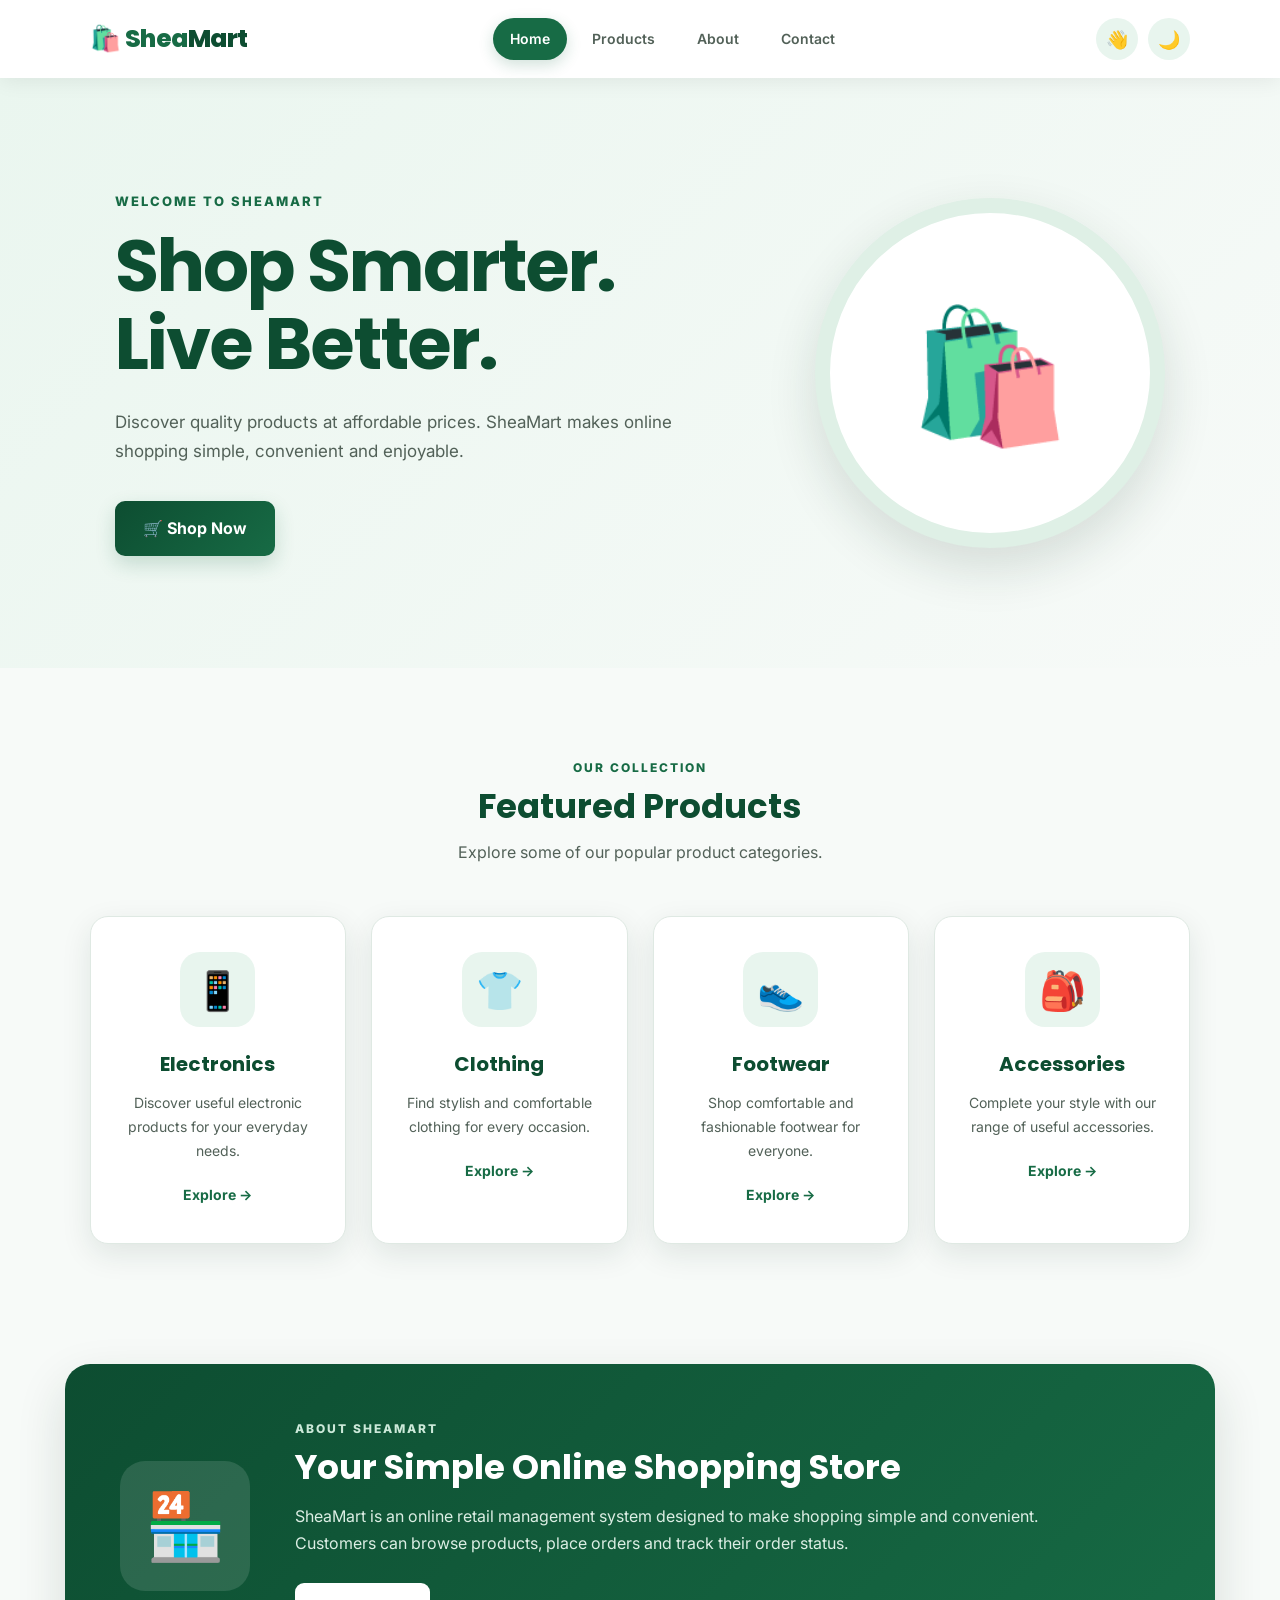
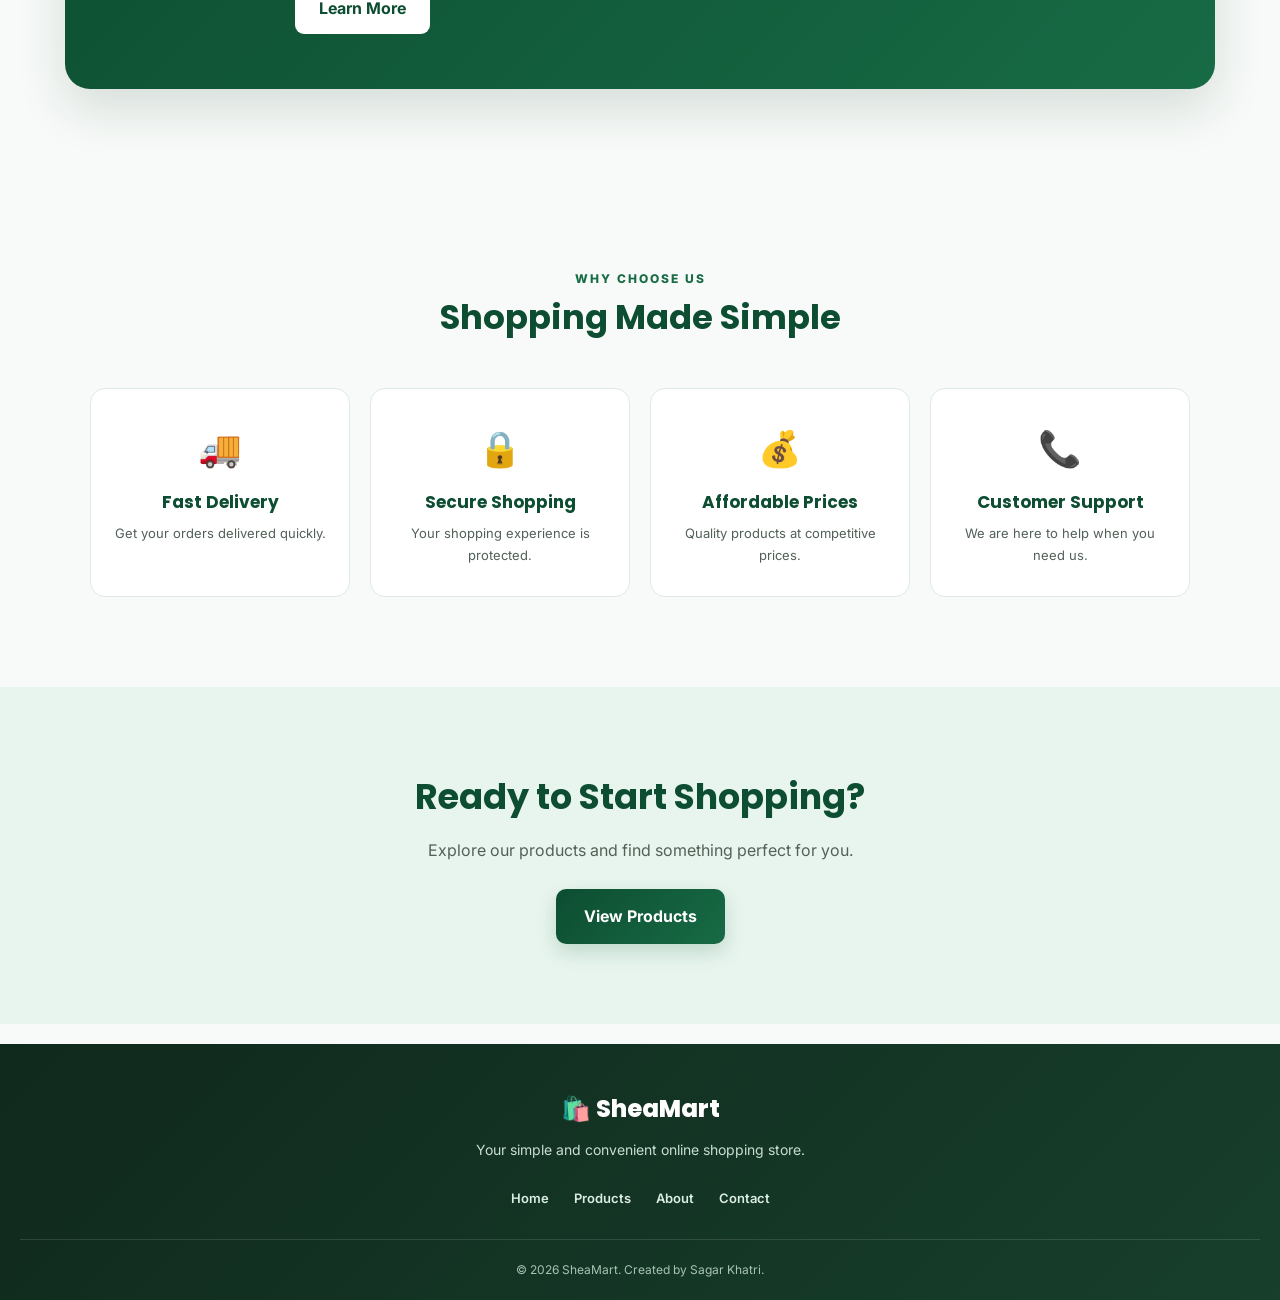
<file: index.html>
<!DOCTYPE html>
<html lang="en">

<head>
    <meta charset="UTF-8">
    <meta name="viewport" content="width=device-width, initial-scale=1.0">
    <title>SheaMart | Online Shopping</title>

    <link rel="stylesheet" href="style.css">
</head>

<body>

    <!-- HEADER -->
    <header class="header">

        <div class="logo">
            🛍️ <span>Shea</span>Mart
        </div>

        <nav>
            <a href="index.html" class="active">Home</a>
            <a href="products.html">Products</a>
            <a href="about.html">About</a>
            <a href="contact.html">Contact</a>
        </nav>

        <div class="header-actions">

            <button class="icon-btn" onclick="welcomeUser()" title="Welcome message">
                👋
            </button>

            <button class="icon-btn" id="darkModeBtn" onclick="toggleDarkMode()" title="Toggle dark mode">
                🌙
            </button>

        </div>

    </header>


    <!-- HERO SECTION -->
    <section class="hero">

        <div class="hero-content">

            <p class="hero-small">WELCOME TO SHEAMART</p>

            <h1>
                Shop Smarter.<br>
                Live Better.
            </h1>

            <p>
                Discover quality products at affordable prices.
                SheaMart makes online shopping simple, convenient
                and enjoyable.
            </p>

            <a href="products.html" class="hero-button">
                🛒 Shop Now
            </a>

        </div>

        <div class="hero-image">
            🛍️
        </div>

    </section>


    <!-- FEATURED PRODUCTS -->
    <section class="section">

        <div class="section-heading">

            <p class="section-label">OUR COLLECTION</p>

            <h2>Featured Products</h2>

            <p>
                Explore some of our popular product categories.
            </p>

        </div>


        <div class="category-container">

            <div class="category-card">
                <div class="category-icon">📱</div>

                <h3>Electronics</h3>

                <p>
                    Discover useful electronic products
                    for your everyday needs.
                </p>

                <a href="products.html">Explore →</a>
            </div>


            <div class="category-card">
                <div class="category-icon">👕</div>

                <h3>Clothing</h3>

                <p>
                    Find stylish and comfortable clothing
                    for every occasion.
                </p>

                <a href="products.html">Explore →</a>
            </div>


            <div class="category-card">
                <div class="category-icon">👟</div>

                <h3>Footwear</h3>

                <p>
                    Shop comfortable and fashionable
                    footwear for everyone.
                </p>

                <a href="products.html">Explore →</a>
            </div>


            <div class="category-card">
                <div class="category-icon">🎒</div>

                <h3>Accessories</h3>

                <p>
                    Complete your style with our range
                    of useful accessories.
                </p>

                <a href="products.html">Explore →</a>
            </div>

        </div>

    </section>


    <!-- ABOUT SECTION -->
    <section class="about-home">

        <div class="about-icon">
            🏪
        </div>

        <div>

            <p class="section-label">ABOUT SHEAMART</p>

            <h2>Your Simple Online Shopping Store</h2>

            <p>
                SheaMart is an online retail management system
                designed to make shopping simple and convenient.
                Customers can browse products, place orders and
                track their order status.
            </p>

            <a href="about.html" class="secondary-button">
                Learn More
            </a>

        </div>

    </section>


    <!-- WHY SHEAMART -->
    <section class="section">

        <div class="section-heading">

            <p class="section-label">WHY CHOOSE US</p>

            <h2>Shopping Made Simple</h2>

        </div>


        <div class="features">

            <div class="feature">
                <div>🚚</div>
                <h3>Fast Delivery</h3>
                <p>Get your orders delivered quickly.</p>
            </div>

            <div class="feature">
                <div>🔒</div>
                <h3>Secure Shopping</h3>
                <p>Your shopping experience is protected.</p>
            </div>

            <div class="feature">
                <div>💰</div>
                <h3>Affordable Prices</h3>
                <p>Quality products at competitive prices.</p>
            </div>

            <div class="feature">
                <div>📞</div>
                <h3>Customer Support</h3>
                <p>We are here to help when you need us.</p>
            </div>

        </div>

    </section>


    <!-- CALL TO ACTION -->
    <section class="cta">

        <h2>Ready to Start Shopping?</h2>

        <p>
            Explore our products and find something
            perfect for you.
        </p>

        <a href="products.html" class="hero-button">
            View Products
        </a>

    </section>


    <!-- FOOTER -->
    <footer>

        <div class="footer-logo">
            🛍️ SheaMart
        </div>

        <p>
            Your simple and convenient online shopping store.
        </p>

        <div class="footer-links">
            <a href="index.html">Home</a>
            <a href="products.html">Products</a>
            <a href="about.html">About</a>
            <a href="contact.html">Contact</a>
        </div>

        <div class="footer-bottom">
            © 2026 SheaMart. Created by Sagar Khatri.
        </div>

    </footer>

    <script src="script.js"></script>

</body>

</html>
</file>
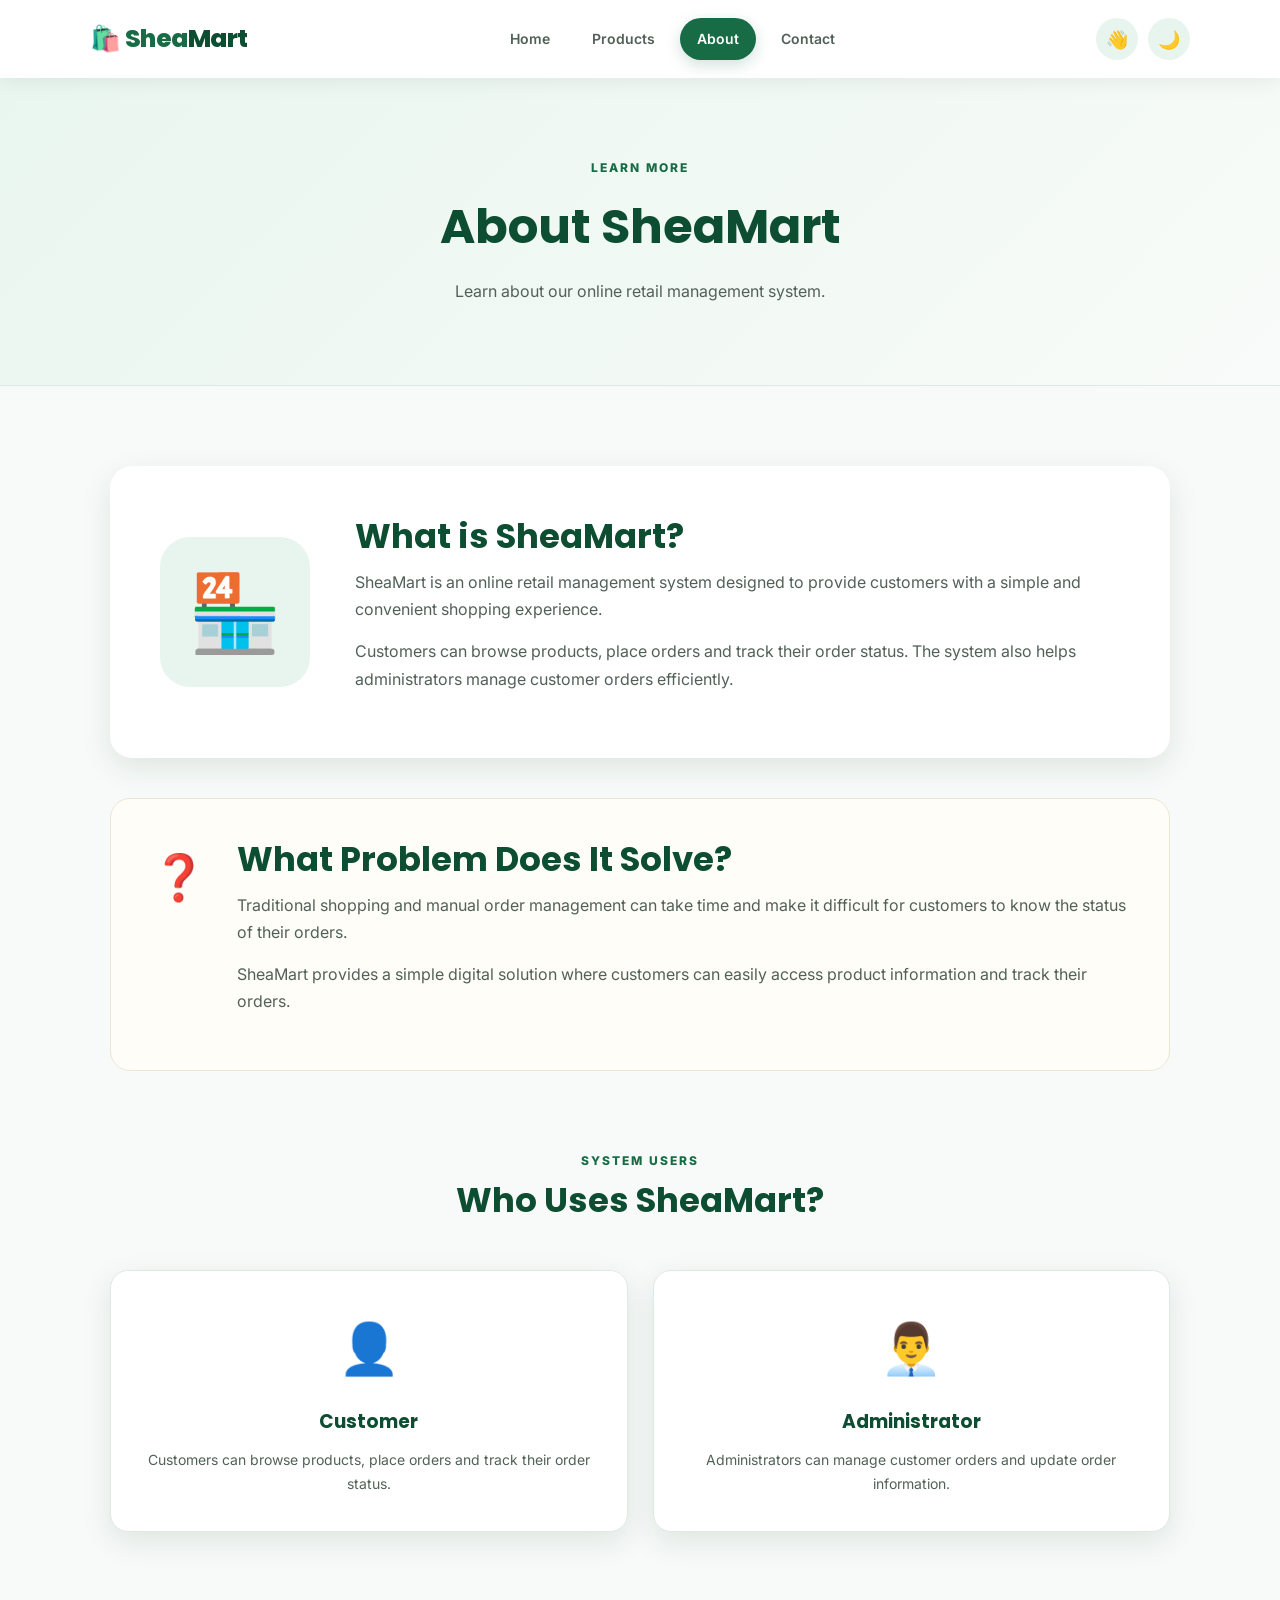
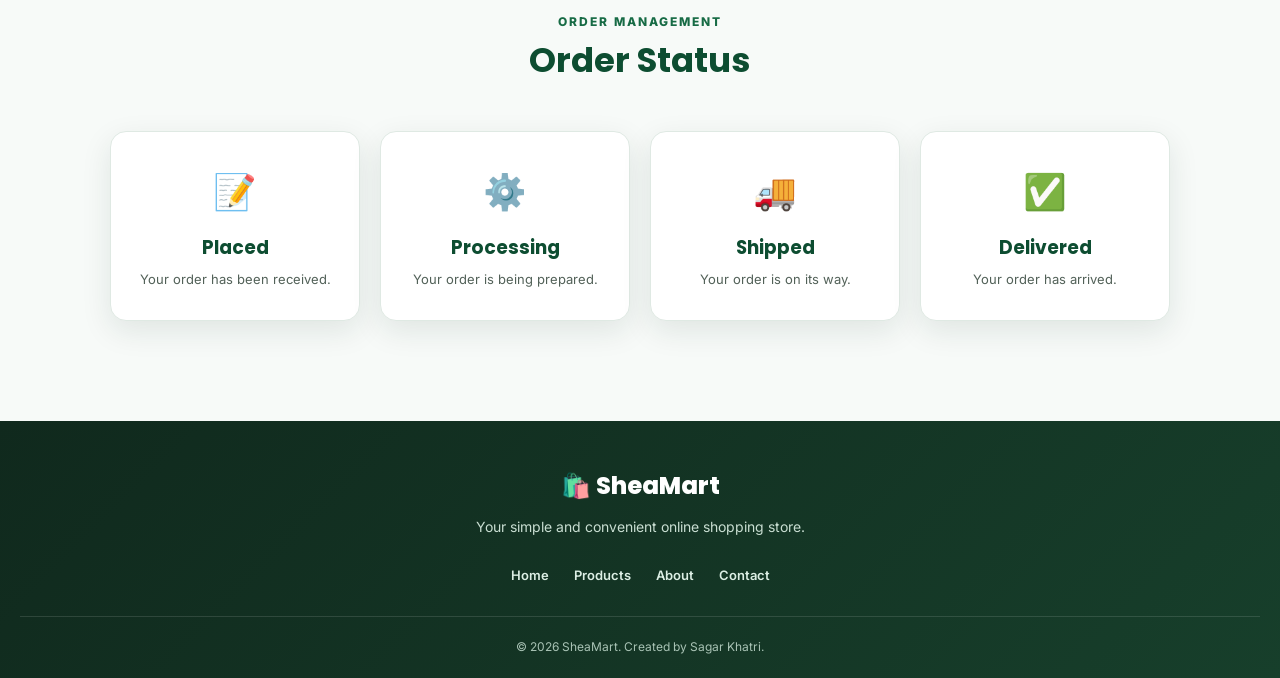
<file: about.html>
<!DOCTYPE html>
<html lang="en">

<head>

    <meta charset="UTF-8">
    <meta name="viewport" content="width=device-width, initial-scale=1.0">

    <title>About | SheaMart</title>

    <link rel="stylesheet" href="style.css">

</head>

<body>


    <!-- HEADER -->

    <header class="header">

        <div class="logo">
            🛍️ <span>Shea</span>Mart
        </div>

        <nav>

            <a href="index.html">
                Home
            </a>

            <a href="products.html">
                Products
            </a>

            <a href="about.html" class="active">
                About
            </a>

            <a href="contact.html">
                Contact
            </a>

        </nav>

        <div class="header-actions">

            <button class="icon-btn" onclick="welcomeUser()" title="Welcome message">
                👋
            </button>

            <button class="icon-btn" id="darkModeBtn" onclick="toggleDarkMode()" title="Toggle dark mode">
                🌙
            </button>

        </div>

    </header>


    <!-- PAGE BANNER -->

    <section class="page-banner">

        <p class="section-label">
            LEARN MORE
        </p>

        <h1>About SheaMart</h1>

        <p>
            Learn about our online retail management system.
        </p>

    </section>


    <!-- ABOUT CONTENT -->

    <section class="about-page">


        <div class="about-box">

            <div class="large-icon">
                🏪
            </div>

            <div>

                <h2>What is SheaMart?</h2>

                <p>
                    SheaMart is an online retail management
                    system designed to provide customers with
                    a simple and convenient shopping experience.
                </p>

                <p>
                    Customers can browse products, place orders
                    and track their order status. The system also
                    helps administrators manage customer orders
                    efficiently.
                </p>

            </div>

        </div>


        <!-- PROBLEM -->

        <div class="information-card">

            <div class="info-icon">
                ❓
            </div>

            <div>

                <h2>What Problem Does It Solve?</h2>

                <p>
                    Traditional shopping and manual order
                    management can take time and make it
                    difficult for customers to know the status
                    of their orders.
                </p>

                <p>
                    SheaMart provides a simple digital solution
                    where customers can easily access product
                    information and track their orders.
                </p>

            </div>

        </div>


        <!-- USERS -->

        <div class="users-section">

            <div class="section-heading">

                <p class="section-label">
                    SYSTEM USERS
                </p>

                <h2>Who Uses SheaMart?</h2>

            </div>


            <div class="user-cards">

                <div class="user-card">

                    <div class="user-icon">
                        👤
                    </div>

                    <h3>Customer</h3>

                    <p>
                        Customers can browse products,
                        place orders and track their
                        order status.
                    </p>

                </div>


                <div class="user-card">

                    <div class="user-icon">
                        👨‍💼
                    </div>

                    <h3>Administrator</h3>

                    <p>
                        Administrators can manage
                        customer orders and update
                        order information.
                    </p>

                </div>

            </div>

        </div>


        <!-- ORDER STATUS -->

        <div class="status-section">

            <div class="section-heading">

                <p class="section-label">
                    ORDER MANAGEMENT
                </p>

                <h2>Order Status</h2>

            </div>


            <div class="status-grid">

                <div class="status-card">
                    <span>📝</span>
                    <h3>Placed</h3>
                    <p>Your order has been received.</p>
                </div>

                <div class="status-card">
                    <span>⚙️</span>
                    <h3>Processing</h3>
                    <p>Your order is being prepared.</p>
                </div>

                <div class="status-card">
                    <span>🚚</span>
                    <h3>Shipped</h3>
                    <p>Your order is on its way.</p>
                </div>

                <div class="status-card">
                    <span>✅</span>
                    <h3>Delivered</h3>
                    <p>Your order has arrived.</p>
                </div>

            </div>

        </div>

    </section>


    <!-- FOOTER -->

    <footer>

        <div class="footer-logo">
            🛍️ SheaMart
        </div>

        <p>
            Your simple and convenient online shopping store.
        </p>

        <div class="footer-links">

            <a href="index.html">Home</a>
            <a href="products.html">Products</a>
            <a href="about.html">About</a>
            <a href="contact.html">Contact</a>

        </div>

        <div class="footer-bottom">
            © 2026 SheaMart. Created by Sagar Khatri.
        </div>

    </footer>


    <script src="script.js"></script>

</body>

</html>
</file>
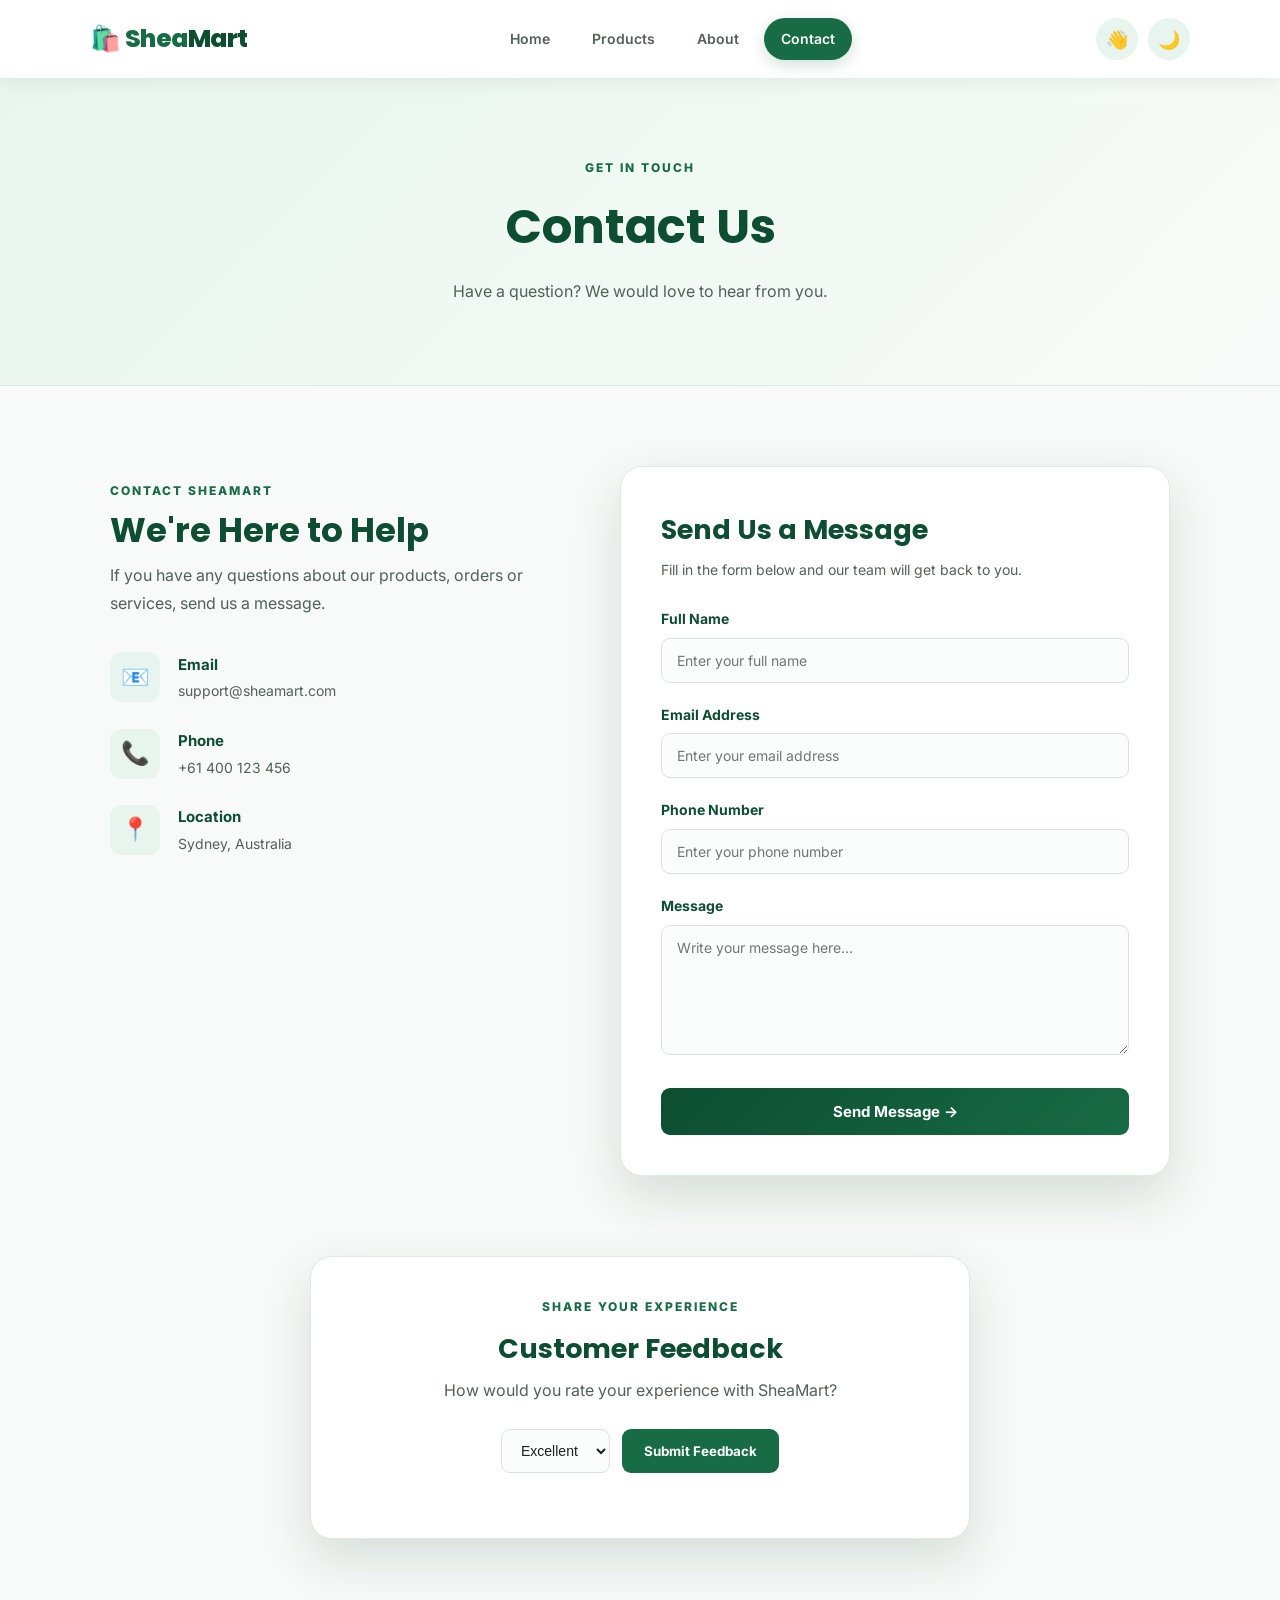
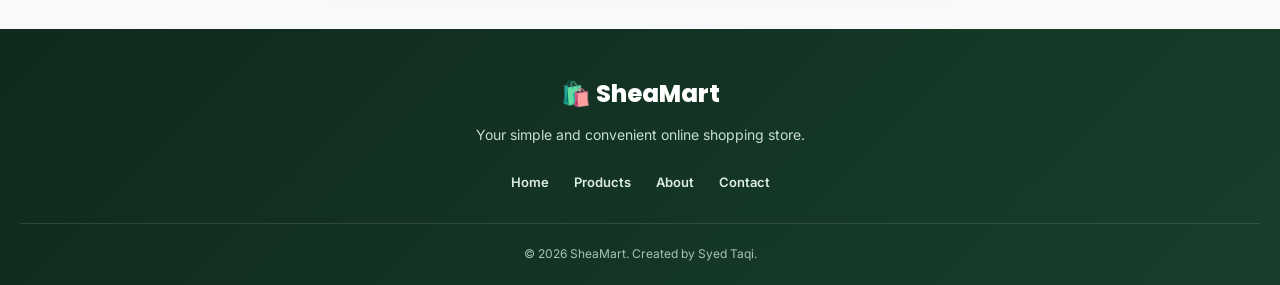
<file: contact.html>
<!DOCTYPE html>
<html lang="en">

<head>

    <meta charset="UTF-8">
    <meta name="viewport" content="width=device-width, initial-scale=1.0">

    <title>Contact | SheaMart</title>

    <link rel="stylesheet" href="style.css">

</head>

<body>


    <!-- HEADER -->

    <header class="header">

        <div class="logo">
            🛍️ <span>Shea</span>Mart
        </div>

        <nav>

            <a href="index.html">
                Home
            </a>

            <a href="products.html">
                Products
            </a>

            <a href="about.html">
                About
            </a>

            <a href="contact.html" class="active">
                Contact
            </a>

        </nav>

        <div class="header-actions">

            <button class="icon-btn" onclick="welcomeUser()" title="Welcome message">
                👋
            </button>

            <button class="icon-btn" id="darkModeBtn" onclick="toggleDarkMode()" title="Toggle dark mode">
                🌙
            </button>

        </div>

    </header>


    <!-- PAGE BANNER -->

    <section class="page-banner">

        <p class="section-label">
            GET IN TOUCH
        </p>

        <h1>Contact Us</h1>

        <p>
            Have a question? We would love to hear from you.
        </p>

    </section>


    <!-- CONTACT AREA -->

    <section class="contact-section">


        <!-- CONTACT INFORMATION -->

        <div class="contact-info">

            <p class="section-label">
                CONTACT SHEAMART
            </p>

            <h2>
                We're Here to Help
            </h2>

            <p>
                If you have any questions about our products,
                orders or services, send us a message.
            </p>


            <div class="contact-item">

                <div class="contact-icon">
                    📧
                </div>

                <div>

                    <h3>Email</h3>

                    <p>
                        support@sheamart.com
                    </p>

                </div>

            </div>


            <div class="contact-item">

                <div class="contact-icon">
                    📞
                </div>

                <div>

                    <h3>Phone</h3>

                    <p>
                        +61 400 123 456
                    </p>

                </div>

            </div>


            <div class="contact-item">

                <div class="contact-icon">
                    📍
                </div>

                <div>

                    <h3>Location</h3>

                    <p>
                        Sydney, Australia
                    </p>

                </div>

            </div>

        </div>


        <!-- CONTACT FORM -->

        <form id="contactForm" onsubmit="return validateForm()" novalidate>

            <h2>Send Us a Message</h2>

            <p>
                Fill in the form below and our team
                will get back to you.
            </p>


            <label for="name">
                Full Name
            </label>

            <input
                type="text"
                id="name"
                name="name"
                placeholder="Enter your full name"
                required
            >


            <label for="email">
                Email Address
            </label>

            <input
                type="email"
                id="email"
                name="email"
                placeholder="Enter your email address"
                required
            >


            <label for="phone">
                Phone Number
            </label>

            <input
                type="tel"
                id="phone"
                name="phone"
                placeholder="Enter your phone number"
            >


            <label for="message">
                Message
            </label>

            <textarea
                id="message"
                name="message"
                rows="6"
                placeholder="Write your message here..."
                required
            ></textarea>


            <p id="formStatus" class="form-status"></p>

            <button type="submit">
                Send Message →
            </button>

        </form>

    </section>


    <!-- CUSTOMER FEEDBACK -->

    <section class="feedback-section">

        <div class="feedback-box">

            <p class="section-label">
                SHARE YOUR EXPERIENCE
            </p>

            <h2>Customer Feedback</h2>

            <p>
                How would you rate your experience with SheaMart?
            </p>

            <div class="feedback-controls">

                <select id="rating">
                    <option>Excellent</option>
                    <option>Good</option>
                    <option>Average</option>
                    <option>Poor</option>
                </select>

                <button onclick="showRating()">
                    Submit Feedback
                </button>

            </div>

            <p id="feedback"></p>

        </div>

    </section>


    <!-- FOOTER -->

    <footer>

        <div class="footer-logo">
            🛍️ SheaMart
        </div>

        <p>
            Your simple and convenient online shopping store.
        </p>

        <div class="footer-links">

            <a href="index.html">Home</a>
            <a href="products.html">Products</a>
            <a href="about.html">About</a>
            <a href="contact.html">Contact</a>

        </div>

        <div class="footer-bottom">
            © 2026 SheaMart. Created by Syed Taqi.
        </div>

    </footer>


    <script src="script.js"></script>

</body>

</html>
</file>
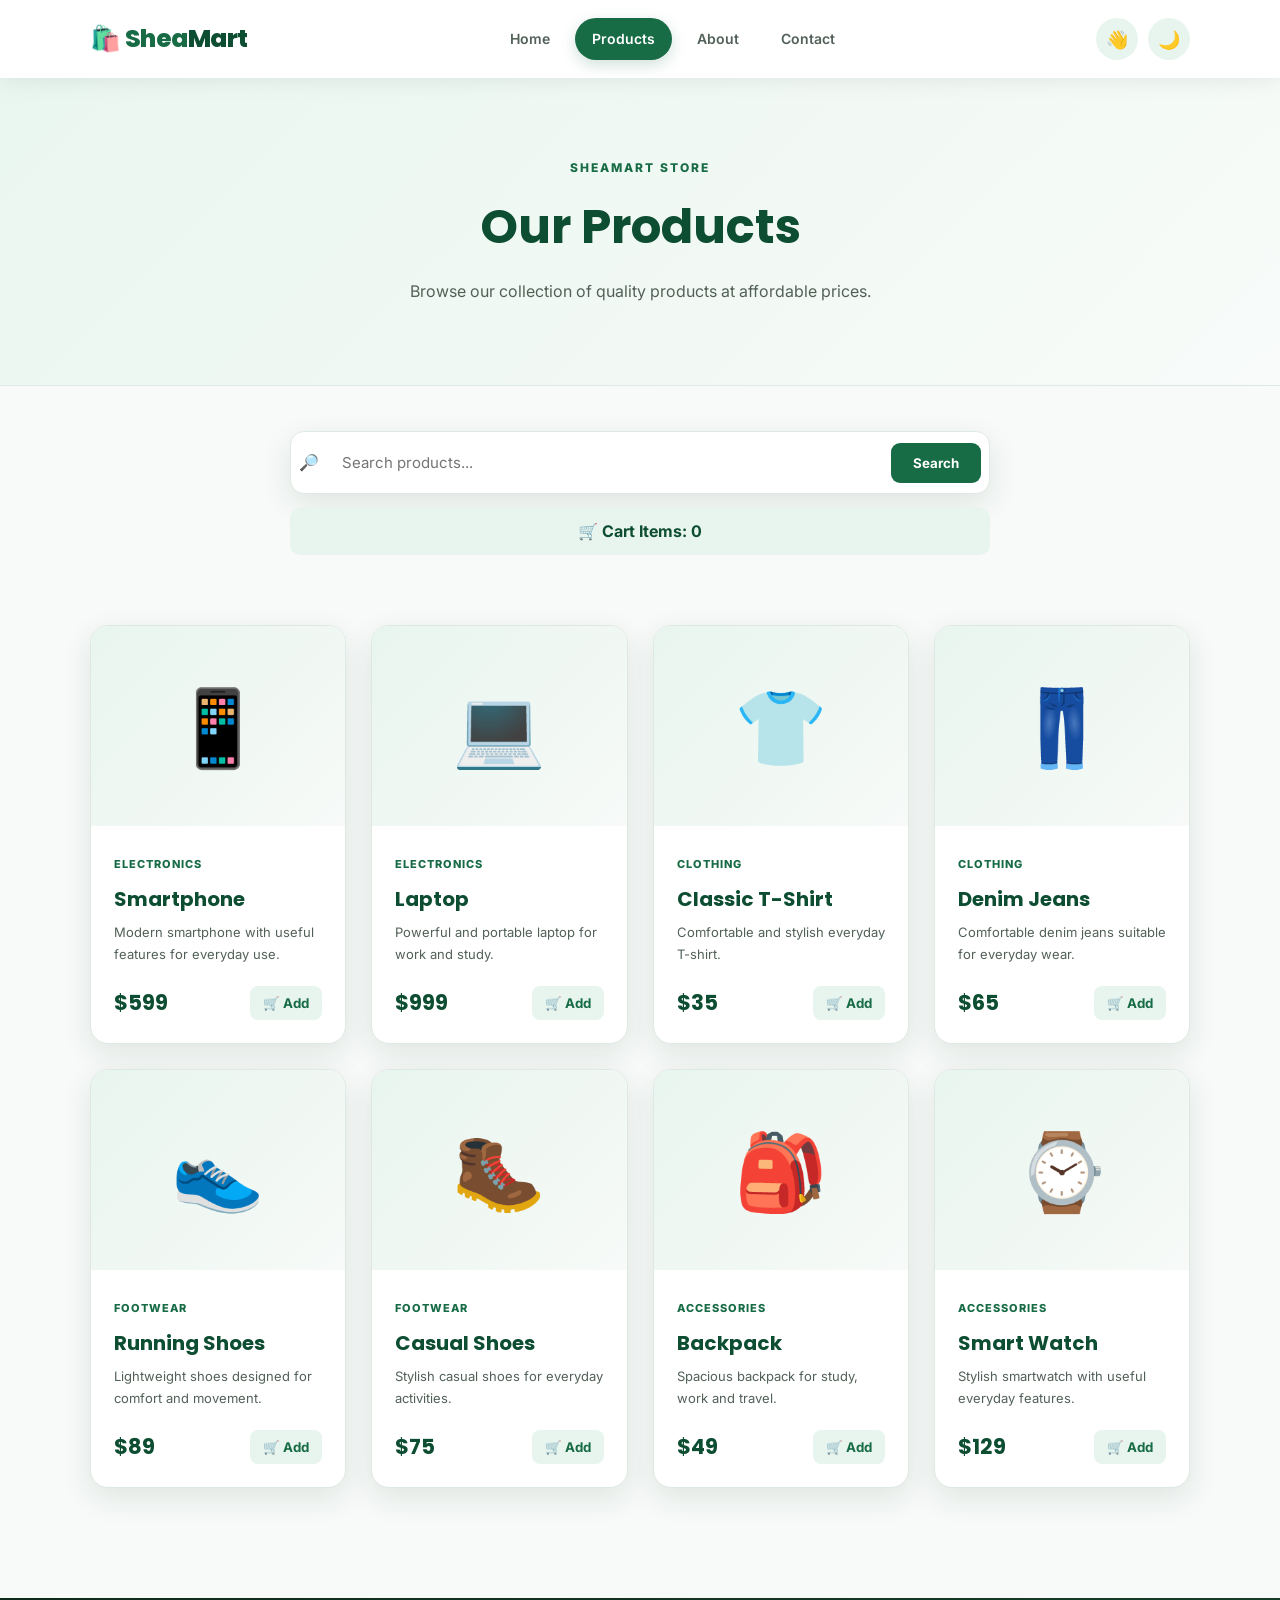
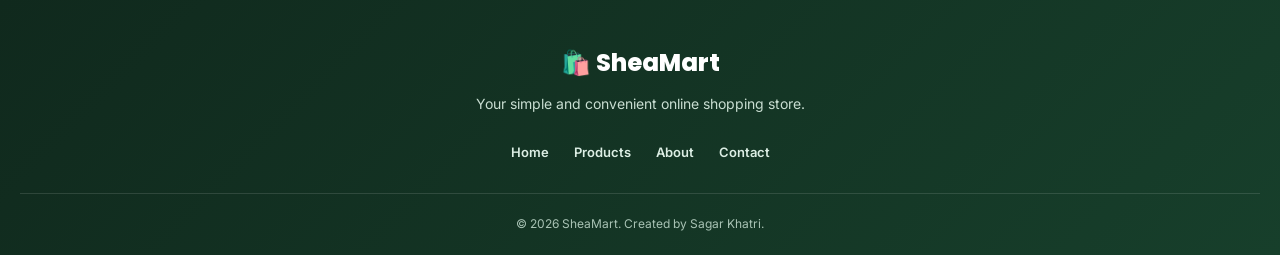
<file: products.html>
<!DOCTYPE html>
<html lang="en">

<head>

    <meta charset="UTF-8">
    <meta name="viewport" content="width=device-width, initial-scale=1.0">

    <title>Products | SheaMart</title>

    <link rel="stylesheet" href="style.css">

</head>

<body>


    <!-- HEADER -->

    <header class="header">

        <div class="logo">
            🛍️ <span>Shea</span>Mart
        </div>

        <nav>

            <a href="index.html">Home</a>

            <a href="products.html" class="active">
                Products
            </a>

            <a href="about.html">
                About
            </a>

            <a href="contact.html">
                Contact
            </a>

        </nav>

        <div class="header-actions">

            <button class="icon-btn" onclick="welcomeUser()" title="Welcome message">
                👋
            </button>

            <button class="icon-btn" id="darkModeBtn" onclick="toggleDarkMode()" title="Toggle dark mode">
                🌙
            </button>

        </div>

    </header>


    <!-- PAGE BANNER -->

    <section class="page-banner">

        <p class="section-label">SHEAMART STORE</p>

        <h1>Our Products</h1>

        <p>
            Browse our collection of quality products
            at affordable prices.
        </p>

    </section>


    <!-- SEARCH -->

    <section class="search-section">

        <div class="search-box">

            🔎

            <input
                type="text"
                id="searchInput"
                placeholder="Search products..."
                onkeyup="if(event.key === 'Enter'){ searchProducts(); }"
            >

            <button onclick="searchProducts()">
                Search
            </button>

        </div>

        <p id="searchResult" class="search-result"></p>

        <div class="cart-badge">
            🛒 Cart Items: <span id="cartCount">0</span>
        </div>

    </section>


    <!-- PRODUCTS -->

    <section class="products-section">

        <div class="product-grid">


            <!-- PRODUCT 1 -->

            <div class="product-card">

                <div class="product-image">
                    📱
                </div>

                <div class="product-content">

                    <span class="product-category">
                        Electronics
                    </span>

                    <h3>Smartphone</h3>

                    <p>
                        Modern smartphone with useful
                        features for everyday use.
                    </p>

                    <div class="product-bottom">

                        <strong>$599</strong>

                        <button class="cart-button">
                            🛒 Add
                        </button>

                    </div>

                </div>

            </div>


            <!-- PRODUCT 2 -->

            <div class="product-card">

                <div class="product-image">
                    💻
                </div>

                <div class="product-content">

                    <span class="product-category">
                        Electronics
                    </span>

                    <h3>Laptop</h3>

                    <p>
                        Powerful and portable laptop
                        for work and study.
                    </p>

                    <div class="product-bottom">

                        <strong>$999</strong>

                        <button class="cart-button">
                            🛒 Add
                        </button>

                    </div>

                </div>

            </div>


            <!-- PRODUCT 3 -->

            <div class="product-card">

                <div class="product-image">
                    👕
                </div>

                <div class="product-content">

                    <span class="product-category">
                        Clothing
                    </span>

                    <h3>Classic T-Shirt</h3>

                    <p>
                        Comfortable and stylish
                        everyday T-shirt.
                    </p>

                    <div class="product-bottom">

                        <strong>$35</strong>

                        <button class="cart-button">
                            🛒 Add
                        </button>

                    </div>

                </div>

            </div>


            <!-- PRODUCT 4 -->

            <div class="product-card">

                <div class="product-image">
                    👖
                </div>

                <div class="product-content">

                    <span class="product-category">
                        Clothing
                    </span>

                    <h3>Denim Jeans</h3>

                    <p>
                        Comfortable denim jeans
                        suitable for everyday wear.
                    </p>

                    <div class="product-bottom">

                        <strong>$65</strong>

                        <button class="cart-button">
                            🛒 Add
                        </button>

                    </div>

                </div>

            </div>


            <!-- PRODUCT 5 -->

            <div class="product-card">

                <div class="product-image">
                    👟
                </div>

                <div class="product-content">

                    <span class="product-category">
                        Footwear
                    </span>

                    <h3>Running Shoes</h3>

                    <p>
                        Lightweight shoes designed
                        for comfort and movement.
                    </p>

                    <div class="product-bottom">

                        <strong>$89</strong>

                        <button class="cart-button">
                            🛒 Add
                        </button>

                    </div>

                </div>

            </div>


            <!-- PRODUCT 6 -->

            <div class="product-card">

                <div class="product-image">
                    🥾
                </div>

                <div class="product-content">

                    <span class="product-category">
                        Footwear
                    </span>

                    <h3>Casual Shoes</h3>

                    <p>
                        Stylish casual shoes for
                        everyday activities.
                    </p>

                    <div class="product-bottom">

                        <strong>$75</strong>

                        <button class="cart-button">
                            🛒 Add
                        </button>

                    </div>

                </div>

            </div>


            <!-- PRODUCT 7 -->

            <div class="product-card">

                <div class="product-image">
                    🎒
                </div>

                <div class="product-content">

                    <span class="product-category">
                        Accessories
                    </span>

                    <h3>Backpack</h3>

                    <p>
                        Spacious backpack for study,
                        work and travel.
                    </p>

                    <div class="product-bottom">

                        <strong>$49</strong>

                        <button class="cart-button">
                            🛒 Add
                        </button>

                    </div>

                </div>

            </div>


            <!-- PRODUCT 8 -->

            <div class="product-card">

                <div class="product-image">
                    ⌚
                </div>

                <div class="product-content">

                    <span class="product-category">
                        Accessories
                    </span>

                    <h3>Smart Watch</h3>

                    <p>
                        Stylish smartwatch with
                        useful everyday features.
                    </p>

                    <div class="product-bottom">

                        <strong>$129</strong>

                        <button class="cart-button">
                            🛒 Add
                        </button>

                    </div>

                </div>

            </div>

        </div>

    </section>


    <!-- FOOTER -->

    <footer>

        <div class="footer-logo">
            🛍️ SheaMart
        </div>

        <p>
            Your simple and convenient online shopping store.
        </p>

        <div class="footer-links">

            <a href="index.html">Home</a>

            <a href="products.html">Products</a>

            <a href="about.html">About</a>

            <a href="contact.html">Contact</a>

        </div>

        <div class="footer-bottom">
            © 2026 SheaMart. Created by Sagar Khatri.
        </div>

    </footer>


    <script src="script.js"></script>

</body>

</html>
</file>
<file: style.css>
/* =========================================================
   SHEAMART WEBSITE
   Main Stylesheet
   Created by Syed Taqi
   ========================================================= */


/* GOOGLE FONTS */

@import url('https://fonts.googleapis.com/css2?family=Inter:wght@400;500;600;700&family=Poppins:wght@500;600;700;800&display=swap');


/* =========================================================
   VARIABLES
   ========================================================= */

:root {

    --green: #176b45;

    --dark-green: #0d4d31;

    --light-green: #e8f5ee;

    --lighter-green: #f4faf6;

    --gold: #d9a441;

    --dark: #17231d;

    --text: #526158;

    --white: #ffffff;

    --background: #f7faf8;

    --border: #dfe9e3;

    --shadow:
        0 10px 30px rgba(23, 50, 38, 0.10);

    --large-shadow:
        0 20px 50px rgba(23, 50, 38, 0.14);
}


/* =========================================================
   RESET
   ========================================================= */

* {

    margin: 0;

    padding: 0;

    box-sizing: border-box;
}


html {

    scroll-behavior: smooth;
}


body {

    font-family: 'Inter', Arial, sans-serif;

    background: var(--background);

    color: var(--dark);

    line-height: 1.7;

    min-height: 100vh;
}


a {

    text-decoration: none;
}


button,
input,
textarea {

    font-family: inherit;
}


/* =========================================================
   HEADER
   ========================================================= */

.header {

    background: var(--white);

    min-height: 78px;

    padding: 0 7%;

    display: flex;

    align-items: center;

    justify-content: space-between;

    position: sticky;

    top: 0;

    z-index: 1000;

    box-shadow:
        0 3px 20px rgba(0, 0, 0, 0.07);
}


/* LOGO */

.logo {

    font-family: 'Poppins', sans-serif;

    font-size: 25px;

    font-weight: 800;

    color: var(--dark-green);

    letter-spacing: -0.5px;
}


.logo span {

    color: var(--green);
}


/* NAVIGATION */

nav {

    display: flex;

    align-items: center;

    gap: 8px;
}


nav a {

    color: var(--text);

    font-size: 14px;

    font-weight: 600;

    padding: 9px 17px;

    border-radius: 25px;

    transition: all 0.3s ease;
}


nav a:hover {

    background: var(--light-green);

    color: var(--green);

    transform: translateY(-2px);
}


nav a.active {

    background: var(--green);

    color: white;

    box-shadow:
        0 5px 15px rgba(23, 107, 69, 0.20);
}


/* =========================================================
   HERO
   ========================================================= */

.hero {

    min-height: 590px;

    padding: 70px 9%;

    display: flex;

    align-items: center;

    justify-content: space-between;

    gap: 60px;

    background:
        linear-gradient(
            135deg,
            #eaf6ef,
            #f7faf8
        );
}


.hero-content {

    max-width: 650px;

    text-align: left;
}


.hero-small {

    color: var(--green);

    font-size: 13px;

    font-weight: 800;

    letter-spacing: 2px;

    margin-bottom: 15px;
}


.hero h1 {

    font-family: 'Poppins', sans-serif;

    font-size: clamp(45px, 6vw, 72px);

    line-height: 1.08;

    color: var(--dark-green);

    margin-bottom: 25px;

    letter-spacing: -2px;
}


.hero-content > p:not(.hero-small) {

    max-width: 570px;

    font-size: 17px;

    color: var(--text);

    margin-bottom: 35px;
}


/* HERO IMAGE */

.hero-image {

    width: 350px;

    height: 350px;

    border-radius: 50%;

    display: flex;

    justify-content: center;

    align-items: center;

    font-size: 130px;

    background: white;

    border: 15px solid #dff0e6;

    box-shadow: var(--large-shadow);

    animation: floating 4s ease-in-out infinite;
}


@keyframes floating {

    0% {
        transform: translateY(0);
    }

    50% {
        transform: translateY(-12px);
    }

    100% {
        transform: translateY(0);
    }
}


/* BUTTON */

.hero-button {

    display: inline-block;

    padding: 14px 28px;

    background:
        linear-gradient(
            135deg,
            var(--dark-green),
            var(--green)
        );

    color: white;

    font-weight: 700;

    border-radius: 10px;

    transition: all 0.3s ease;

    box-shadow:
        0 8px 20px rgba(23, 107, 69, 0.20);
}


.hero-button:hover {

    transform: translateY(-4px);

    box-shadow:
        0 14px 28px rgba(23, 107, 69, 0.28); 
}


/* =========================================================
   GENERAL SECTIONS
   ========================================================= */

.section {

    padding: 90px 7%;
}


.section-heading {

    text-align: center;

    max-width: 700px;

    margin: 0 auto 50px;
}


.section-label {

    color: var(--green);

    font-size: 12px;

    font-weight: 800;

    letter-spacing: 2px;

    margin-bottom: 8px;
}


.section-heading h2,
.about-home h2,
.contact-info h2,
.about-box h2,
.information-card h2 {

    font-family: 'Poppins', sans-serif;

    color: var(--dark-green);

    font-size: 34px;

    line-height: 1.2;

    margin-bottom: 12px;
}


.section-heading > p:last-child {

    color: var(--text);
}


/* =========================================================
   CATEGORY CARDS
   ========================================================= */

.category-container {

    max-width: 1200px;

    margin: auto;

    display: grid;

    grid-template-columns:
        repeat(4, 1fr);

    gap: 25px;
}


.category-card {

    background: white;

    padding: 35px 25px;

    border-radius: 18px;

    text-align: center;

    border: 1px solid var(--border);

    box-shadow: var(--shadow);

    transition: all 0.35s ease;
}


.category-card:hover {

    transform: translateY(-10px);

    box-shadow: var(--large-shadow);

    border-color: #b9dac7;
}


.category-icon {

    width: 75px;

    height: 75px;

    margin: 0 auto 20px;

    display: flex;

    justify-content: center;

    align-items: center;

    font-size: 38px;

    background: var(--light-green);

    border-radius: 20px;
}


.category-card h3 {

    font-family: 'Poppins', sans-serif;

    color: var(--dark-green);

    margin-bottom: 10px;

    font-size: 20px;
}


.category-card p {

    color: var(--text);

    font-size: 14px;

    margin-bottom: 18px;
}


.category-card a {

    color: var(--green);

    font-weight: 700;

    font-size: 14px;
}


/* =========================================================
   ABOUT HOME
   ========================================================= */

.about-home {

    max-width: 1150px;

    margin: 30px auto 90px;

    padding: 55px;

    border-radius: 25px;

    background:
        linear-gradient(
            135deg,
            var(--dark-green),
            var(--green)
        );

    color: white;

    display: flex;

    align-items: center;

    gap: 45px;

    box-shadow: var(--large-shadow);
}


.about-icon {

    min-width: 130px;

    height: 130px;

    border-radius: 25px;

    display: flex;

    justify-content: center;

    align-items: center;

    font-size: 65px;

    background: rgba(255, 255, 255, 0.12);
}


.about-home .section-label {

    color: #cce9d9;
}


.about-home h2 {

    color: white;

    margin-bottom: 15px;
}


.about-home p:not(.section-label) {

    color: #dceee4;

    margin-bottom: 25px;

    max-width: 750px;
}


.secondary-button {

    display: inline-block;

    background: white;

    color: var(--dark-green);

    padding: 12px 24px;

    border-radius: 9px;

    font-weight: 700;

    transition: 0.3s;
}


.secondary-button:hover {

    transform: translateY(-3px);

    box-shadow:
        0 8px 20px rgba(0, 0, 0, 0.18);
}


/* =========================================================
   FEATURES
   ========================================================= */

.features {

    max-width: 1100px;

    margin: auto;

    display: grid;

    grid-template-columns:
        repeat(4, 1fr);

    gap: 20px;
}


.feature {

    background: white;

    padding: 30px 20px;

    text-align: center;

    border-radius: 15px;

    border: 1px solid var(--border);

    transition: 0.3s;
}


.feature:hover {

    transform: translateY(-6px);

    box-shadow: var(--shadow);
}


.feature > div {

    font-size: 35px;

    margin-bottom: 10px;
}


.feature h3 {

    color: var(--dark-green);

    font-family: 'Poppins', sans-serif;

    font-size: 17px;

    margin-bottom: 5px;
}


.feature p {

    color: var(--text);

    font-size: 13px;
}


/* =========================================================
   CTA
   ========================================================= */

.cta {

    text-align: center;

    padding: 80px 20px;

    background: var(--light-green);
}


.cta h2 {

    font-family: 'Poppins', sans-serif;

    font-size: 35px;

    color: var(--dark-green);

    margin-bottom: 10px;
}


.cta p {

    color: var(--text);

    margin-bottom: 25px;
}


/* =========================================================
   PAGE BANNER
   ========================================================= */

.page-banner {

    padding: 80px 20px;

    text-align: center;

    background:
        linear-gradient(
            135deg,
            #e9f6ef,
            #f8fbf9
        );

    border-bottom: 1px solid var(--border);
}


.page-banner h1 {

    font-family: 'Poppins', sans-serif;

    font-size: 48px;

    color: var(--dark-green);

    margin-bottom: 10px;
}


.page-banner > p:last-child {

    color: var(--text);
}


/* =========================================================
   SEARCH
   ========================================================= */

.search-section {

    padding: 45px 20px 20px;
}


.search-box {

    max-width: 700px;

    margin: auto;

    padding: 8px;

    background: white;

    border: 1px solid var(--border);

    border-radius: 14px;

    display: flex;

    align-items: center;

    gap: 10px;

    box-shadow: var(--shadow);
}


.search-box > input {

    flex: 1;

    border: none;

    outline: none;

    padding: 13px;

    font-size: 15px;

    background: transparent;
}


.search-box button {

    border: none;

    background: var(--green);

    color: white;

    padding: 12px 22px;

    border-radius: 9px;

    font-weight: 700;

    cursor: pointer;

    transition: 0.3s;
}


.search-box button:hover {

    background: var(--dark-green);
}


/* =========================================================
   PRODUCTS
   ========================================================= */

.products-section {

    padding: 50px 7% 90px;
}


.product-grid {

    max-width: 1200px;

    margin: auto;

    display: grid;

    grid-template-columns:
        repeat(4, 1fr);

    gap: 25px;
}


.product-card {

    background: white;

    border-radius: 18px;

    overflow: hidden;

    border: 1px solid var(--border);

    box-shadow: var(--shadow);

    transition: 0.35s;
}


.product-card:hover {

    transform: translateY(-8px);

    box-shadow: var(--large-shadow);
}


.product-image {

    height: 200px;

    background:
        linear-gradient(
            135deg,
            #e8f5ee,
            #f7faf8
        );

    display: flex;

    align-items: center;

    justify-content: center;

    font-size: 75px;
}


.product-content {

    padding: 23px;
}


.product-category {

    color: var(--green);

    font-size: 11px;

    font-weight: 800;

    text-transform: uppercase;

    letter-spacing: 1px;
}


.product-content h3 {

    font-family: 'Poppins', sans-serif;

    color: var(--dark-green);

    font-size: 20px;

    margin: 5px 0;
}


.product-content p {

    color: var(--text);

    font-size: 13px;

    margin-bottom: 20px;
}


.product-bottom {

    display: flex;

    align-items: center;

    justify-content: space-between;
}


.product-bottom strong {

    color: var(--dark-green);

    font-size: 21px;

    font-family: 'Poppins', sans-serif;
}


.cart-button {

    border: none;

    background: var(--light-green);

    color: var(--green);

    padding: 9px 13px;

    border-radius: 8px;

    font-weight: 700;

    cursor: pointer;

    transition: 0.3s;
}


.cart-button:hover {

    background: var(--green);

    color: white;
}


/* =========================================================
   ABOUT PAGE
   ========================================================= */

.about-page {

    max-width: 1100px;

    margin: auto;

    padding: 80px 20px;
}


.about-box {

    display: flex;

    align-items: center;

    gap: 45px;

    padding: 50px;

    background: white;

    border-radius: 22px;

    box-shadow: var(--shadow);

    margin-bottom: 40px;
}


.large-icon {

    min-width: 150px;

    height: 150px;

    display: flex;

    align-items: center;

    justify-content: center;

    background: var(--light-green);

    border-radius: 30px;

    font-size: 75px;
}


.about-box p,
.information-card p {

    color: var(--text);

    margin-bottom: 15px;
}


/* INFORMATION CARD */

.information-card {

    display: flex;

    gap: 30px;

    padding: 40px;

    background: #fffdf8;

    border: 1px solid #eee6d5;

    border-radius: 20px;

    margin-bottom: 80px;
}


.info-icon {

    font-size: 45px;
}


/* USERS */

.users-section {

    margin-bottom: 80px;
}


.user-cards {

    display: grid;

    grid-template-columns:
        repeat(2, 1fr);

    gap: 25px;
}


.user-card {

    padding: 35px;

    text-align: center;

    background: white;

    border-radius: 18px;

    border: 1px solid var(--border);

    box-shadow: var(--shadow);
}


.user-icon {

    font-size: 50px;

    margin-bottom: 15px;
}


.user-card h3 {

    color: var(--dark-green);

    font-family: 'Poppins', sans-serif;

    margin-bottom: 10px;
}


.user-card p {

    color: var(--text);

    font-size: 14px;
}


/* =========================================================
   ORDER STATUS
   ========================================================= */

.status-grid {

    display: grid;

    grid-template-columns:
        repeat(4, 1fr);

    gap: 20px;
}


.status-card {

    text-align: center;

    padding: 30px 20px;

    background: white;

    border-radius: 16px;

    border: 1px solid var(--border);

    box-shadow: var(--shadow);

    transition: 0.3s;
}


.status-card:hover {

    transform: translateY(-6px);
}


.status-card span {

    font-size: 35px;
}


.status-card h3 {

    color: var(--dark-green);

    font-family: 'Poppins', sans-serif;

    margin: 10px 0 5px;
}


.status-card p {

    color: var(--text);

    font-size: 13px;
}


/* =========================================================
   CONTACT PAGE
   ========================================================= */

.contact-section {

    max-width: 1100px;

    margin: auto;

    padding: 80px 20px;

    display: grid;

    grid-template-columns:
        0.9fr 1.1fr;

    gap: 60px;

    align-items: start;
}


.contact-info {

    padding-top: 15px;
}


.contact-info > p:not(.section-label) {

    color: var(--text);

    margin-bottom: 35px;
}


.contact-item {

    display: flex;

    align-items: center;

    gap: 18px;

    margin-bottom: 25px;
}


.contact-icon {

    width: 50px;

    height: 50px;

    display: flex;

    justify-content: center;

    align-items: center;

    background: var(--light-green);

    border-radius: 12px;

    font-size: 23px;
}


.contact-item h3 {

    color: var(--dark-green);

    font-size: 15px;

    margin-bottom: 2px;
}


.contact-item p {

    color: var(--text);

    font-size: 14px;
}


/* CONTACT FORM */

form {

    background: white;

    padding: 40px;

    border-radius: 22px;

    box-shadow: var(--large-shadow);

    border: 1px solid var(--border);
}


form h2 {

    font-family: 'Poppins', sans-serif;

    color: var(--dark-green);

    font-size: 27px;

    margin-bottom: 5px;
}


form > p {

    color: var(--text);

    font-size: 14px;

    margin-bottom: 25px;
}


form label {

    display: block;

    color: var(--dark-green);

    font-weight: 700;

    font-size: 14px;

    margin-bottom: 7px;
}


form input,
form textarea {

    width: 100%;

    padding: 13px 15px;

    border: 1px solid #d7e2da;

    border-radius: 9px;

    outline: none;

    margin-bottom: 20px;

    font-size: 14px;

    color: var(--dark);

    background: #fbfdfc;

    transition: 0.3s;

    resize: vertical;
}


form input:focus,
form textarea:focus {

    border-color: var(--green);

    background: white;

    box-shadow:
        0 0 0 4px rgba(23, 107, 69, 0.09);
}


form button {

    width: 100%;

    border: none;

    padding: 14px;

    background:
        linear-gradient(
            135deg,
            var(--dark-green),
            var(--green)
        );

    color: white;

    font-weight: 700;

    font-size: 15px;

    border-radius: 9px;

    cursor: pointer;

    transition: 0.3s;
}


form button:hover {

    transform: translateY(-3px);

    box-shadow:
        0 10px 25px rgba(23, 107, 69, 0.22);
}


/* =========================================================
   FOOTER
   ========================================================= */

footer {

    background:
        linear-gradient(
            135deg,
            #10291d,
            #173f2b
        );

    color: white;

    text-align: center;

    padding: 45px 20px 20px;

    margin-top: 20px;
}


.footer-logo {

    font-family: 'Poppins', sans-serif;

    font-size: 24px;

    font-weight: 800;

    margin-bottom: 8px;
}


footer > p {

    color: #c9ded2;

    font-size: 14px;

    margin-bottom: 25px;
}


.footer-links {

    display: flex;

    justify-content: center;

    gap: 25px;

    margin-bottom: 30px;
}


.footer-links a {

    color: #dceee4;

    font-size: 13px;

    font-weight: 600;

    transition: 0.3s;
}


.footer-links a:hover {

    color: white;
}


.footer-bottom {

    border-top: 1px solid rgba(255,255,255,0.12);

    padding-top: 20px;

    color: #a9c3b5;

    font-size: 12px;
}


/* =========================================================
   RESPONSIVE DESIGN
   ========================================================= */


/* TABLET */

@media (max-width: 1000px) {

    .header {

        padding: 0 4%;
    }


    .category-container {

        grid-template-columns:
            repeat(2, 1fr);
    }


    .features {

        grid-template-columns:
            repeat(2, 1fr);
    }


    .product-grid {

        grid-template-columns:
            repeat(2, 1fr);
    }


    .status-grid {

        grid-template-columns:
            repeat(2, 1fr);
    }


    .hero {

        padding: 60px 6%;
    }


    .hero-image {

        width: 280px;

        height: 280px;

        font-size: 100px;
    }

}


/* MOBILE */

@media (max-width: 700px) {

    .header {

        flex-direction: column;

        padding: 18px 15px;

        gap: 15px;

        position: relative;
    }


    nav {

        flex-wrap: wrap;

        justify-content: center;
    }


    nav a {

        font-size: 13px;

        padding: 8px 12px;
    }


    .hero {

        flex-direction: column;

        text-align: center;

        padding: 55px 20px;

        gap: 40px;
    }


    .hero-content {

        text-align: center;
    }


    .hero h1 {

        font-size: 43px;

        letter-spacing: -1px;
    }


    .hero-content > p:not(.hero-small) {

        font-size: 15px;
    }


    .hero-image {

        width: 220px;

        height: 220px;

        font-size: 80px;

        border-width: 10px;
    }


    .section {

        padding: 65px 20px;
    }


    .section-heading h2,
    .about-home h2,
    .contact-info h2,
    .about-box h2,
    .information-card h2 {

        font-size: 27px;
    }


    .category-container,
    .features,
    .product-grid,
    .status-grid {

        grid-template-columns: 1fr;
    }


    .about-home {

        margin: 20px;

        padding: 35px 25px;

        flex-direction: column;

        text-align: center;
    }


    .about-icon {

        min-width: 100px;

        width: 100px;

        height: 100px;

        font-size: 50px;
    }


    .page-banner {

        padding: 60px 20px;
    }


    .page-banner h1 {

        font-size: 38px;
    }


    .search-box {

        flex-wrap: wrap;

        padding: 10px;
    }


    .search-box input {

        min-width: 150px;
    }


    .search-box button {

        width: 100%;
    }


    .about-box {

        flex-direction: column;

        padding: 30px 25px;

        text-align: center;
    }


    .large-icon {

        min-width: 110px;

        width: 110px;

        height: 110px;

        font-size: 55px;
    }


    .information-card {

        flex-direction: column;

        padding: 30px 25px;

        text-align: center;
    }


    .user-cards {

        grid-template-columns: 1fr;
    }


    .contact-section {

        grid-template-columns: 1fr;

        gap: 40px;

        padding: 60px 20px;
    }


    form {

        padding: 30px 22px;
    }


    .footer-links {

        flex-wrap: wrap;

        gap: 15px;
    }

}


/* SMALL MOBILE */

@media (max-width: 400px) {

    .logo {

        font-size: 22px;
    }


    nav a {

        padding: 7px 9px;

        font-size: 12px;
    }


    .hero h1 {

        font-size: 36px;
    }


    .page-banner h1 {

        font-size: 32px;
    }

}

/* =========================================================
   JAVASCRIPT FEATURE SPRINT (WEEK 10B)
   Header actions, search, cart badge, form status,
   feedback section, and dark mode
   ========================================================= */


/* HEADER ACTIONS (Welcome + Dark Mode buttons) */

.header-actions {

    display: flex;

    align-items: center;

    gap: 10px;
}


.icon-btn {

    width: 42px;

    height: 42px;

    border: none;

    border-radius: 50%;

    background: var(--light-green);

    font-size: 18px;

    cursor: pointer;

    display: flex;

    align-items: center;

    justify-content: center;

    transition: 0.3s;
}


.icon-btn:hover {

    background: var(--green);

    transform: translateY(-2px);
}


/* SEARCH RESULT TEXT + CART BADGE */

.search-result {

    max-width: 700px;

    margin: 12px auto 0;

    text-align: center;

    color: var(--text);

    font-size: 14px;
}


.cart-badge {

    max-width: 700px;

    margin: 14px auto 0;

    text-align: center;

    background: var(--light-green);

    color: var(--dark-green);

    font-weight: 700;

    padding: 10px;

    border-radius: 10px;
}


/* CONTACT FORM STATUS MESSAGE */

.form-status {

    margin-top: -10px;

    margin-bottom: 15px;

    font-size: 14px;

    font-weight: 700;

    min-height: 0;
}


.form-error {

    color: #c0392b;
}


.form-success {

    color: var(--green);
}


/* CUSTOMER FEEDBACK SECTION */

.feedback-section {

    max-width: 700px;

    margin: 0 auto 90px;

    padding: 0 20px;
}


.feedback-box {

    background: white;

    padding: 40px;

    border-radius: 22px;

    box-shadow: var(--large-shadow);

    border: 1px solid var(--border);

    text-align: center;
}


.feedback-box h2 {

    font-family: 'Poppins', sans-serif;

    color: var(--dark-green);

    font-size: 27px;

    margin-bottom: 5px;
}


.feedback-box > p:not(.section-label) {

    color: var(--text);

    margin-bottom: 25px;
}


.feedback-controls {

    display: flex;

    gap: 12px;

    justify-content: center;

    flex-wrap: wrap;
}


.feedback-controls select {

    padding: 12px 15px;

    border: 1px solid #d7e2da;

    border-radius: 9px;

    font-size: 14px;

    background: #fbfdfc;

    color: var(--dark);
}


.feedback-controls button {

    border: none;

    padding: 12px 22px;

    background: var(--green);

    color: white;

    font-weight: 700;

    border-radius: 9px;

    cursor: pointer;

    transition: 0.3s;
}


.feedback-controls button:hover {

    background: var(--dark-green);
}


#feedback {

    margin-top: 18px;

    font-weight: 700;
}


.feedback-positive {

    color: var(--green);
}


.feedback-neutral {

    color: var(--gold);
}


.feedback-negative {

    color: #c0392b;
}


/* =========================================================
   DARK MODE
   ========================================================= */

body.dark-mode {

    background: #101c16;

    color: #c7d6cd;
}


body.dark-mode .header,
body.dark-mode .search-box,
body.dark-mode .product-card,
body.dark-mode .category-card,
body.dark-mode .feature,
body.dark-mode .about-box,
body.dark-mode .information-card,
body.dark-mode .user-card,
body.dark-mode .status-card,
body.dark-mode form,
body.dark-mode .feedback-box {

    background: #16261f;

    border-color: #24382f;
}


body.dark-mode .hero,
body.dark-mode .page-banner {

    background:
        linear-gradient(
            135deg,
            #16261f,
            #101c16
        );

    border-color: #24382f;
}


body.dark-mode .cta {

    background: #182a21;
}


body.dark-mode .product-image {

    background:
        linear-gradient(
            135deg,
            #1c2e25,
            #16261f
        );
}


body.dark-mode .large-icon,
body.dark-mode .contact-icon,
body.dark-mode .cart-badge,
body.dark-mode .icon-btn {

    background: #1f342a;
}


body.dark-mode .cart-badge {

    color: #7fe3ab;
}


body.dark-mode .cart-button {

    background: #1f342a;

    color: #7fe3ab;
}


body.dark-mode .cart-button:hover {

    background: var(--green);

    color: white;
}


body.dark-mode .icon-btn {

    color: #eef6f1;
}


body.dark-mode nav a {

    color: #c7d6cd;
}


body.dark-mode nav a:hover {

    background: #1f342a;

    color: #7fe3ab;
}


body.dark-mode nav a.active {

    background: var(--green);

    color: white;
}


body.dark-mode .logo {

    color: #eef6f1;
}


body.dark-mode .logo span {

    color: #4fd992;
}


body.dark-mode .section-label {

    color: #4fd992;
}


body.dark-mode h1,
body.dark-mode h2,
body.dark-mode h3,
body.dark-mode .product-content h3,
body.dark-mode .product-bottom strong,
body.dark-mode .contact-item h3,
body.dark-mode .user-card h3,
body.dark-mode .status-card h3,
body.dark-mode .page-banner h1,
body.dark-mode .feedback-box h2 {

    color: #eef6f1;
}


body.dark-mode p,
body.dark-mode .product-content p,
body.dark-mode .user-card p,
body.dark-mode .status-card p,
body.dark-mode .contact-item p,
body.dark-mode .page-banner > p:last-child,
body.dark-mode form > p,
body.dark-mode .about-box p,
body.dark-mode .information-card p,
body.dark-mode .feedback-box > p:not(.section-label) {

    color: #a9bcb2;
}


body.dark-mode .hero-content > p:not(.hero-small) {

    color: #a9bcb2;
}


body.dark-mode form label {

    color: #eef6f1;
}


body.dark-mode form input,
body.dark-mode form textarea,
body.dark-mode .search-box > input,
body.dark-mode .feedback-controls select {

    background: #101c16;

    border-color: #24382f;

    color: #eef6f1;
}


body.dark-mode .search-result {

    color: #a9bcb2;
}


body.dark-mode footer {

    background:
        linear-gradient(
            135deg,
            #0a1911,
            #0d2015
        );
}
</file>
